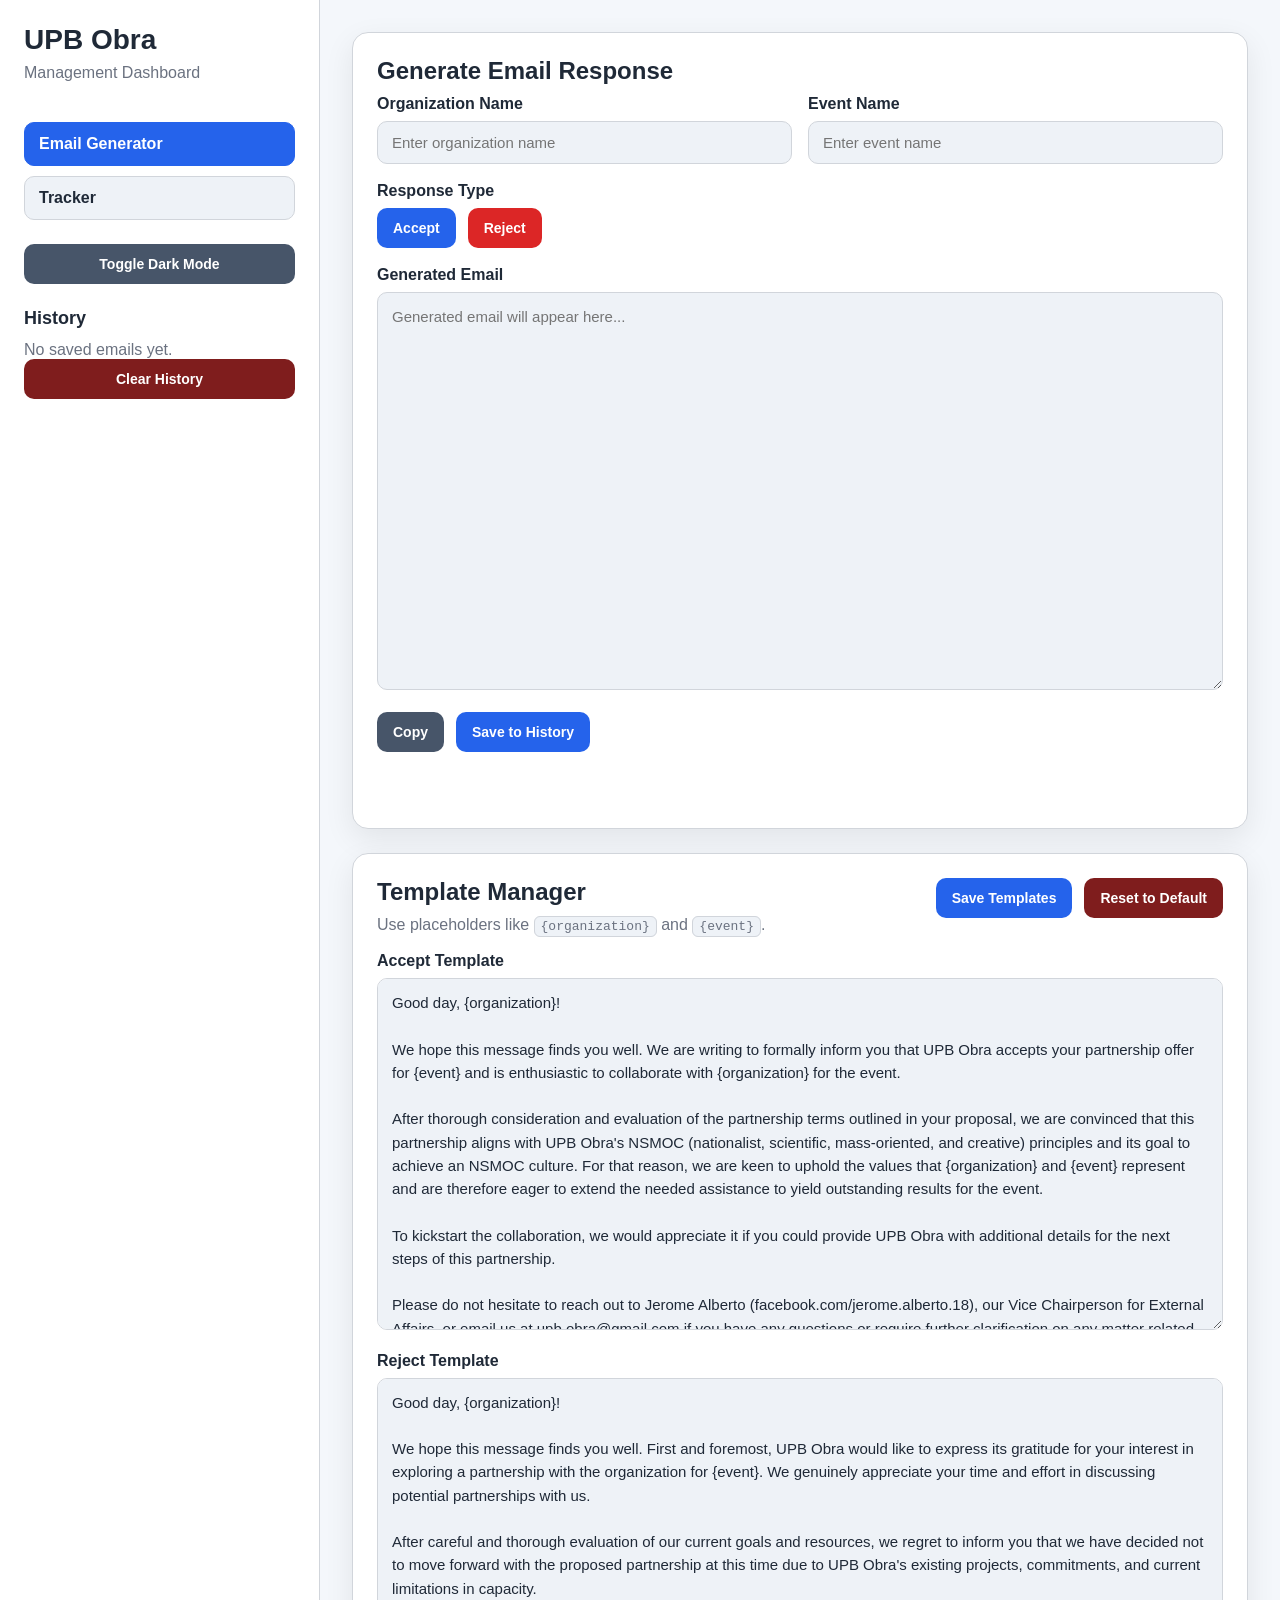
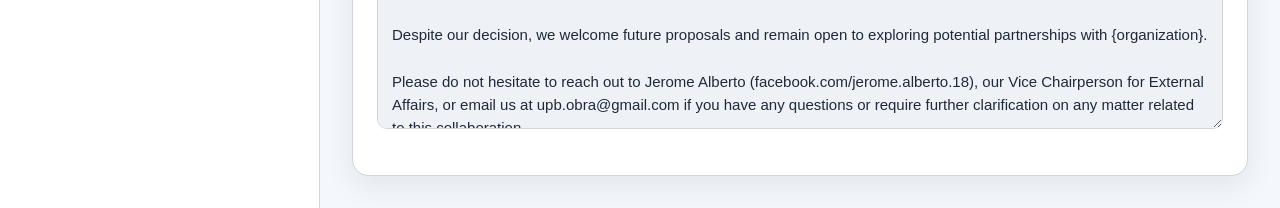
<file: index.html>
<!DOCTYPE html>
<html lang="en">
<head>
  <meta charset="UTF-8" />
  <meta name="viewport" content="width=device-width, initial-scale=1.0" />
  <title>UPB Obra Hub</title>
  <link rel="stylesheet" href="style.css" />
</head>
<body>
  <div class="app">
    <aside class="sidebar">
      <div>
        <h1>UPB Obra</h1>
        <p class="subtitle">Management Dashboard</p>
      </div>

      <nav class="sidebar-nav">
        <a href="index.html" class="nav-link active">Email Generator</a>
        <a href="tracker.html" class="nav-link">Tracker</a>
      </nav>

      <div class="sidebar-section">
        <button id="themeToggle" class="secondary-btn full-width">Toggle Dark Mode</button>
      </div>

      <div class="sidebar-section">
        <h2>History</h2>
        <div id="historyList" class="history-list">
          <p class="empty-text">No saved emails yet.</p>
        </div>
        <button id="clearHistoryBtn" class="danger-btn full-width">Clear History</button>
      </div>
    </aside>

    <main class="main-content">
      <section class="card">
        <h2>Generate Email Response</h2>

        <div class="form-grid">
          <div class="form-group">
            <label for="orgName">Organization Name</label>
            <input type="text" id="orgName" placeholder="Enter organization name" />
          </div>

          <div class="form-group">
            <label for="eventName">Event Name</label>
            <input type="text" id="eventName" placeholder="Enter event name" />
          </div>
        </div>

        <div class="form-group">
          <label>Response Type</label>
          <div class="button-group">
            <button id="acceptBtn" class="primary-btn">Accept</button>
            <button id="rejectBtn" class="warning-btn">Reject</button>
          </div>
        </div>

        <div class="form-group">
          <label for="generatedEmail">Generated Email</label>
          <textarea id="generatedEmail" rows="16" placeholder="Generated email will appear here..."></textarea>
        </div>

        <div class="button-group">
          <button id="copyBtn" class="secondary-btn">Copy</button>
          <button id="saveBtn" class="primary-btn">Save to History</button>
        </div>

        <p id="statusMessage" class="status-message"></p>
      </section>

      <section class="card">
        <div class="section-header">
          <div>
            <h2>Template Manager</h2>
            <p class="helper-text">Use placeholders like <code>{organization}</code> and <code>{event}</code>.</p>
          </div>
          <div class="button-group">
            <button id="saveTemplatesBtn" class="primary-btn">Save Templates</button>
            <button id="resetTemplatesBtn" class="danger-btn">Reset to Default</button>
          </div>
        </div>

        <div class="form-group">
          <label for="acceptTemplate">Accept Template</label>
          <textarea id="acceptTemplate" rows="14"></textarea>
        </div>

        <div class="form-group">
          <label for="rejectTemplate">Reject Template</label>
          <textarea id="rejectTemplate" rows="14"></textarea>
        </div>
      </section>
    </main>
  </div>

  <script src="script.js"></script>
</body>
</html>
</file>
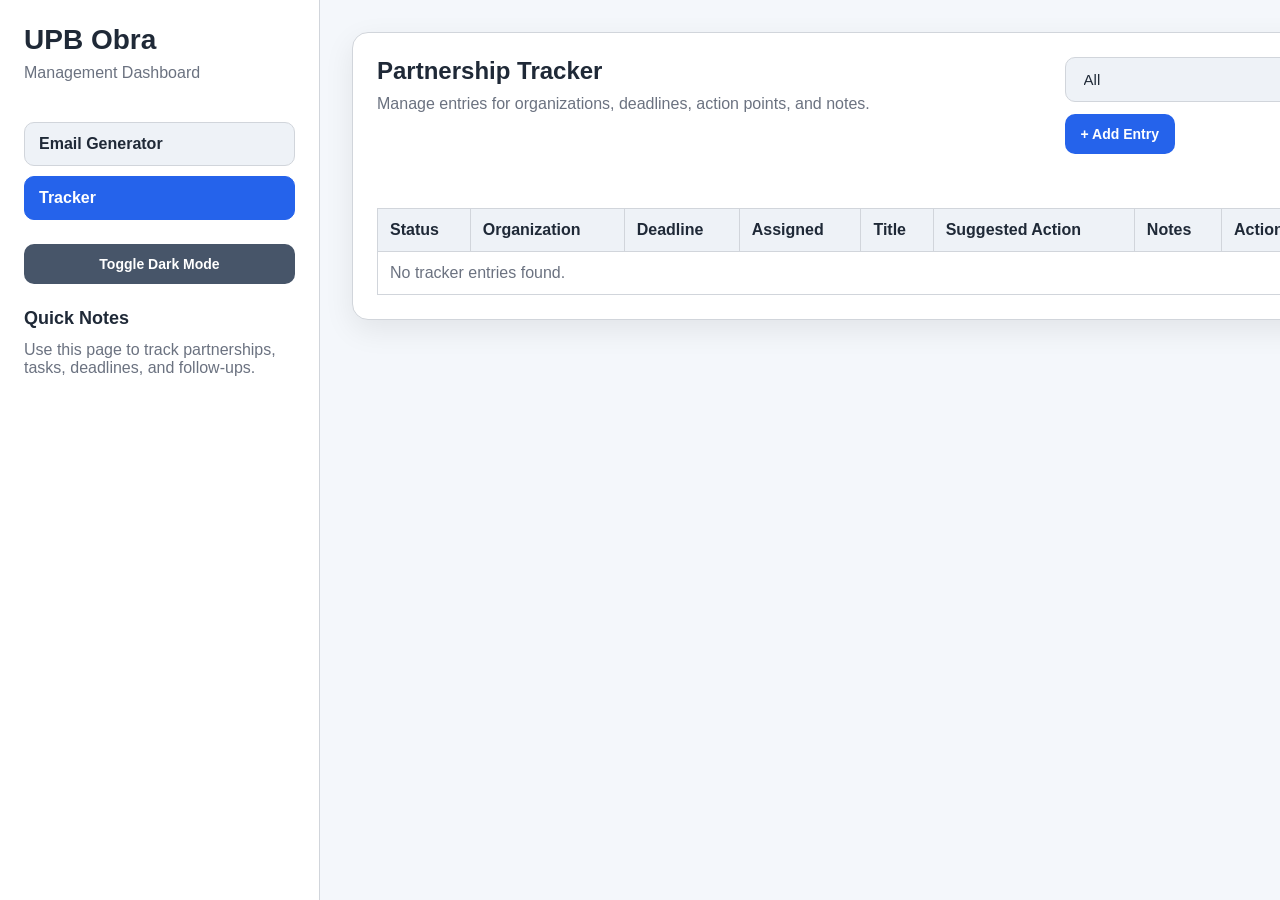
<file: tracker.html>
<!DOCTYPE html>
<html lang="en">
<head>
  <meta charset="UTF-8" />
  <meta name="viewport" content="width=device-width, initial-scale=1.0" />
  <title>UPB Obra Tracker</title>
  <link rel="stylesheet" href="style.css" />
</head>
<body>
  <div class="app">
    <aside class="sidebar">
      <div>
        <h1>UPB Obra</h1>
        <p class="subtitle">Management Dashboard</p>
      </div>

      <nav class="sidebar-nav">
        <a href="index.html" class="nav-link">Email Generator</a>
        <a href="tracker.html" class="nav-link active">Tracker</a>
      </nav>

      <div class="sidebar-section">
        <button id="themeToggle" class="secondary-btn full-width">Toggle Dark Mode</button>
      </div>

      <div class="sidebar-section">
        <h2>Quick Notes</h2>
        <p class="helper-text">
          Use this page to track partnerships, tasks, deadlines, and follow-ups.
        </p>
      </div>
    </aside>

    <main class="main-content">
      <section class="card">
        <div class="section-header">
          <div>
            <h2>Partnership Tracker</h2>
            <p class="helper-text">Manage entries for organizations, deadlines, action points, and notes.</p>
          </div>

          <div class="button-group">
            <select id="filterStatus" class="filter-select">
              <option value="all">All</option>
              <option value="pending">Pending</option>
              <option value="completed">Completed</option>
            </select>
            <button id="openModalBtn" class="primary-btn">+ Add Entry</button>
          </div>
        </div>

        <p id="trackerStatusMessage" class="status-message"></p>

        <div class="table-wrap">
          <table class="tracker-table">
            <thead>
              <tr>
                <th>Status</th>
                <th>Organization</th>
                <th>Deadline</th>
                <th>Assigned</th>
                <th>Title</th>
                <th>Suggested Action</th>
                <th>Notes</th>
                <th>Actions</th>
              </tr>
            </thead>
            <tbody id="trackerTableBody">
              <tr>
                <td colspan="8" class="empty-cell">No tracker entries yet.</td>
              </tr>
            </tbody>
          </table>
        </div>
      </section>
    </main>
  </div>

  <div id="entryModal" class="modal-overlay hidden">
    <div class="modal">
      <div class="modal-header">
        <h2 id="modalTitle">Add Entry</h2>
        <button id="closeModalBtn" class="close-btn">&times;</button>
      </div>

      <form id="trackerForm">
        <input type="hidden" id="entryId" />

        <div class="form-grid">
          <div class="form-group">
            <label for="organization">Organization / Partnership</label>
            <input type="text" id="organization" placeholder="e.g. UP POLSCI" />
          </div>

          <div class="form-group">
            <label for="deadline">Deadline</label>
            <input type="date" id="deadline" />
          </div>
        </div>

        <div class="form-grid">
          <div class="form-group">
            <label for="assignedTo">Assigned To</label>
            <input type="text" id="assignedTo" placeholder="e.g. Jiro" />
          </div>

          <div class="form-group">
            <label for="title">Email / Title</label>
            <input type="text" id="title" placeholder="e.g. Invitation to forum" />
          </div>
        </div>

        <div class="form-group">
          <label for="information">Information</label>
          <textarea id="information" rows="4" placeholder="Add relevant details here..."></textarea>
        </div>

        <div class="form-grid">
          <div class="form-group">
            <label for="action">Suggested Action</label>
            <select id="action">
              <option value="">Select action</option>
              <option value="Follow Up">Follow Up</option>
              <option value="Negotiate">Negotiate</option>
              <option value="Coordinate">Coordinate</option>
              <option value="Review">Review</option>
              <option value="Approve">Approve</option>
              <option value="Decline">Decline</option>
              <option value="Pending Decision">Pending Decision</option>
            </select>
          </div>

          <div class="form-group checkbox-group">
            <label for="completed">Completed</label>
            <input type="checkbox" id="completed" />
          </div>
        </div>

        <div class="form-group">
          <label for="notes">Notes</label>
          <textarea id="notes" rows="3" placeholder="Add extra notes here..."></textarea>
        </div>

        <div class="button-group">
          <button type="submit" class="primary-btn">Save Entry</button>
          <button type="button" id="cancelModalBtn" class="secondary-btn">Cancel</button>
        </div>
      </form>
    </div>
  </div>

  <script src="tracker.js"></script>
</body>
</html>
</file>
<file: style.css>
:root {
  --bg: #f4f7fb;
  --panel: #ffffff;
  --panel-2: #eef2f7;
  --text: #1f2937;
  --muted: #6b7280;
  --border: #d1d5db;
  --primary: #2563eb;
  --primary-hover: #1d4ed8;
  --warning: #dc2626;
  --warning-hover: #b91c1c;
  --secondary: #475569;
  --secondary-hover: #334155;
  --danger: #7f1d1d;
  --danger-hover: #991b1b;
  --success: #15803d;
  --shadow: 0 10px 30px rgba(0, 0, 0, 0.08);
}

body.dark {
  --bg: #0f172a;
  --panel: #111827;
  --panel-2: #1f2937;
  --text: #f3f4f6;
  --muted: #9ca3af;
  --border: #374151;
  --primary: #3b82f6;
  --primary-hover: #2563eb;
  --warning: #ef4444;
  --warning-hover: #dc2626;
  --secondary: #64748b;
  --secondary-hover: #475569;
  --danger: #b91c1c;
  --danger-hover: #991b1b;
  --success: #22c55e;
  --shadow: 0 10px 30px rgba(0, 0, 0, 0.35);
}

* {
  box-sizing: border-box;
}

body {
  margin: 0;
  font-family: Arial, sans-serif;
  background: var(--bg);
  color: var(--text);
}

.app {
  display: grid;
  grid-template-columns: 320px 1fr;
  min-height: 100vh;
}

.sidebar {
  background: var(--panel);
  border-right: 1px solid var(--border);
  padding: 24px;
  display: flex;
  flex-direction: column;
  gap: 24px;
}

.sidebar h1 {
  margin: 0;
  font-size: 28px;
}

.subtitle {
  margin-top: 8px;
  color: var(--muted);
}

.sidebar-section h2 {
  margin-top: 0;
  margin-bottom: 12px;
  font-size: 18px;
}

.sidebar-nav {
  display: flex;
  flex-direction: column;
  gap: 10px;
}

.nav-link {
  text-decoration: none;
  color: var(--text);
  background: var(--panel-2);
  border: 1px solid var(--border);
  padding: 12px 14px;
  border-radius: 10px;
  font-weight: bold;
}

.nav-link.active {
  background: var(--primary);
  color: white;
  border-color: var(--primary);
}

.main-content {
  padding: 32px;
  display: flex;
  flex-direction: column;
  gap: 24px;
}

.card {
  background: var(--panel);
  border: 1px solid var(--border);
  border-radius: 16px;
  padding: 24px;
  box-shadow: var(--shadow);
  max-width: 1200px;
}

.card h2 {
  margin-top: 0;
  margin-bottom: 10px;
}

.form-grid {
  display: grid;
  grid-template-columns: 1fr 1fr;
  gap: 16px;
}

.form-group {
  margin-bottom: 18px;
}

label {
  display: block;
  font-weight: bold;
  margin-bottom: 8px;
}

input,
textarea,
select {
  width: 100%;
  padding: 12px 14px;
  border: 1px solid var(--border);
  border-radius: 10px;
  background: var(--panel-2);
  color: var(--text);
  font-size: 15px;
}

textarea {
  resize: vertical;
  line-height: 1.55;
  font-family: inherit;
}

.checkbox-group input {
  width: auto;
  transform: scale(1.2);
  margin-top: 10px;
}

.button-group {
  display: flex;
  gap: 12px;
  flex-wrap: wrap;
}

button {
  border: none;
  border-radius: 10px;
  padding: 12px 16px;
  font-size: 14px;
  font-weight: bold;
  cursor: pointer;
  transition: 0.2s ease;
}

button:hover {
  transform: translateY(-1px);
}

.primary-btn {
  background: var(--primary);
  color: white;
}

.primary-btn:hover {
  background: var(--primary-hover);
}

.warning-btn {
  background: var(--warning);
  color: white;
}

.warning-btn:hover {
  background: var(--warning-hover);
}

.secondary-btn {
  background: var(--secondary);
  color: white;
}

.secondary-btn:hover {
  background: var(--secondary-hover);
}

.danger-btn {
  background: var(--danger);
  color: white;
}

.danger-btn:hover {
  background: var(--danger-hover);
}

.full-width {
  width: 100%;
}

.status-message {
  margin-top: 16px;
  color: var(--success);
  font-weight: bold;
  min-height: 20px;
}

.history-list {
  display: flex;
  flex-direction: column;
  gap: 10px;
  max-height: 420px;
  overflow-y: auto;
}

.history-item {
  background: var(--panel-2);
  border: 1px solid var(--border);
  border-radius: 10px;
  padding: 12px;
  cursor: pointer;
}

.history-item:hover {
  border-color: var(--primary);
}

.history-title {
  font-weight: bold;
  margin-bottom: 6px;
}

.history-meta {
  font-size: 13px;
  color: var(--muted);
}

.empty-text,
.helper-text {
  color: var(--muted);
  margin: 0;
}

.section-header {
  display: flex;
  justify-content: space-between;
  gap: 16px;
  align-items: flex-start;
  margin-bottom: 18px;
}

code {
  background: var(--panel-2);
  padding: 2px 6px;
  border-radius: 6px;
  border: 1px solid var(--border);
}

.filter-select {
  min-width: 140px;
}

.table-wrap {
  overflow-x: auto;
}

.tracker-table {
  width: 100%;
  border-collapse: collapse;
  min-width: 950px;
}

.tracker-table th,
.tracker-table td {
  border: 1px solid var(--border);
  padding: 12px;
  vertical-align: top;
  text-align: left;
}

.tracker-table th {
  background: var(--panel-2);
}

.empty-cell {
  text-align: center;
  color: var(--muted);
}

.status-badge {
  display: inline-block;
  padding: 6px 10px;
  border-radius: 999px;
  font-size: 12px;
  font-weight: bold;
  background: var(--panel-2);
  border: 1px solid var(--border);
}

.status-completed {
  color: #166534;
}

.status-pending {
  color: #92400e;
}

.table-actions {
  display: flex;
  gap: 8px;
  flex-wrap: wrap;
}

.small-btn {
  padding: 8px 10px;
  font-size: 12px;
}

.modal-overlay {
  position: fixed;
  top: 0;
  left: 0;
  width: 100%;
  height: 100%;
  background: rgba(0, 0, 0, 0.5);
  display: flex;
  align-items: center;
  justify-content: center;
  z-index: 1000;
}

.modal-overlay.hidden {
  display: none;
}

.modal {
  background: var(--panel);
  border: 1px solid var(--border);
  border-radius: 16px;
  padding: 24px;
  width: 100%;
  max-width: 700px;
  max-height: 90vh;
  overflow-y: auto;
  box-shadow: var(--shadow);
}

.modal-header {
  display: flex;
  justify-content: space-between;
  align-items: center;
  margin-bottom: 20px;
}

.modal-header h2 {
  margin: 0;
}

.close-btn {
  background: transparent;
  border: none;
  font-size: 28px;
  cursor: pointer;
  color: var(--muted);
  padding: 0;
  line-height: 1;
}

.close-btn:hover {
  color: var(--text);
  transform: none;
}

@media (max-width: 900px) {
  .app {
    grid-template-columns: 1fr;
  }

  .sidebar {
    border-right: none;
    border-bottom: 1px solid var(--border);
  }

  .main-content {
    padding: 20px;
  }

  .card {
    padding: 18px;
  }

  .form-grid {
    grid-template-columns: 1fr;
  }

  .section-header {
    flex-direction: column;
    align-items: stretch;
  }

  .modal {
    margin: 16px;
    max-height: 85vh;
  }
}
</file>
